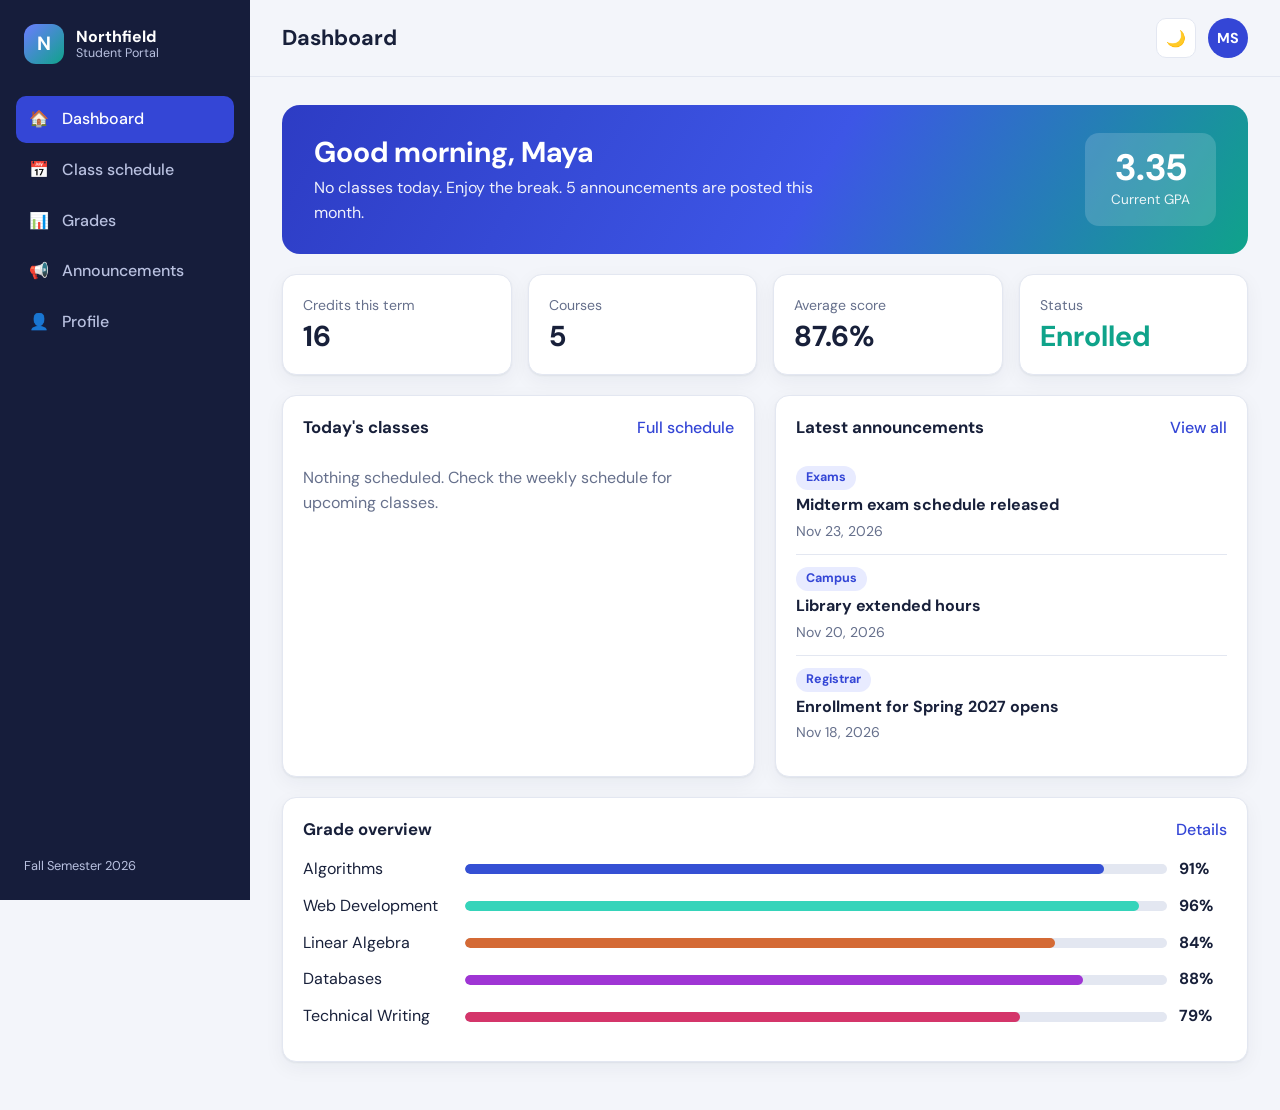
<file: index.html>
<!DOCTYPE html>
<html lang="en" data-theme="light">
<head>
<meta charset="UTF-8">
<meta name="viewport" content="width=device-width, initial-scale=1">
<title>Dashboard · Student Portal</title>
<link rel="preconnect" href="https://fonts.googleapis.com">
<link href="https://fonts.googleapis.com/css2?family=DM+Sans:wght@400;500;700&display=swap" rel="stylesheet">
<link rel="stylesheet" href="css/style.css">
</head>
<body data-page="dashboard">
<div class="layout">
  <aside id="sidebar"></aside>
  <div class="main">
    <header id="topbar"></header>
    <main id="view"></main>
  </div>
</div>
<div id="scrim"></div>
<script src="js/data.js"></script>
<script src="js/main.js"></script>
</body>
</html>
</file>
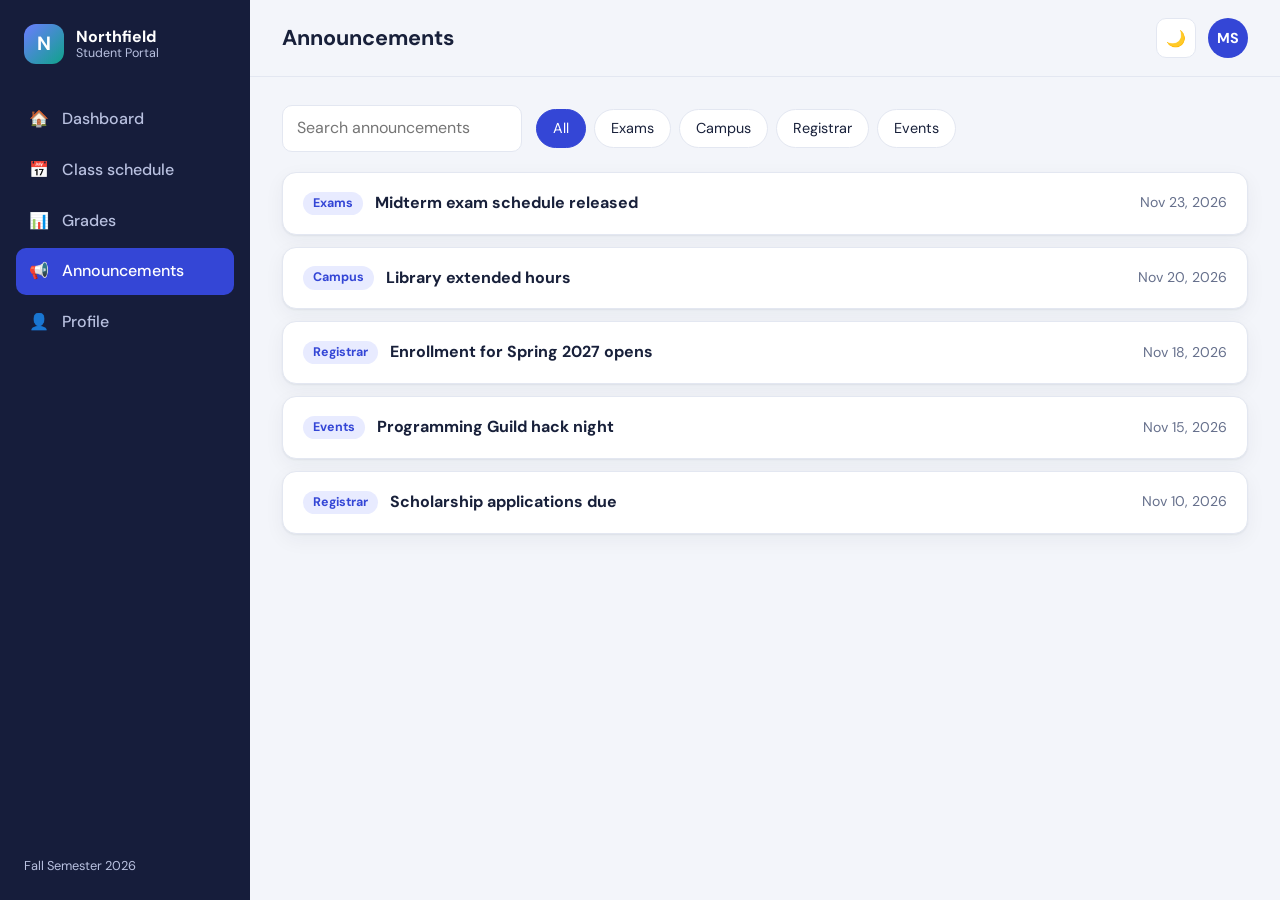
<file: announcements.html>
<!DOCTYPE html>
<html lang="en" data-theme="light">
<head>
<meta charset="UTF-8">
<meta name="viewport" content="width=device-width, initial-scale=1">
<title>Announcements · Student Portal</title>
<link rel="preconnect" href="https://fonts.googleapis.com">
<link href="https://fonts.googleapis.com/css2?family=DM+Sans:wght@400;500;700&display=swap" rel="stylesheet">
<link rel="stylesheet" href="css/style.css">
</head>
<body data-page="announcements">
<div class="layout">
  <aside id="sidebar"></aside>
  <div class="main">
    <header id="topbar"></header>
    <main id="view"></main>
  </div>
</div>
<div id="scrim"></div>
<script src="js/data.js"></script>
<script src="js/main.js"></script>
</body>
</html>
</file>
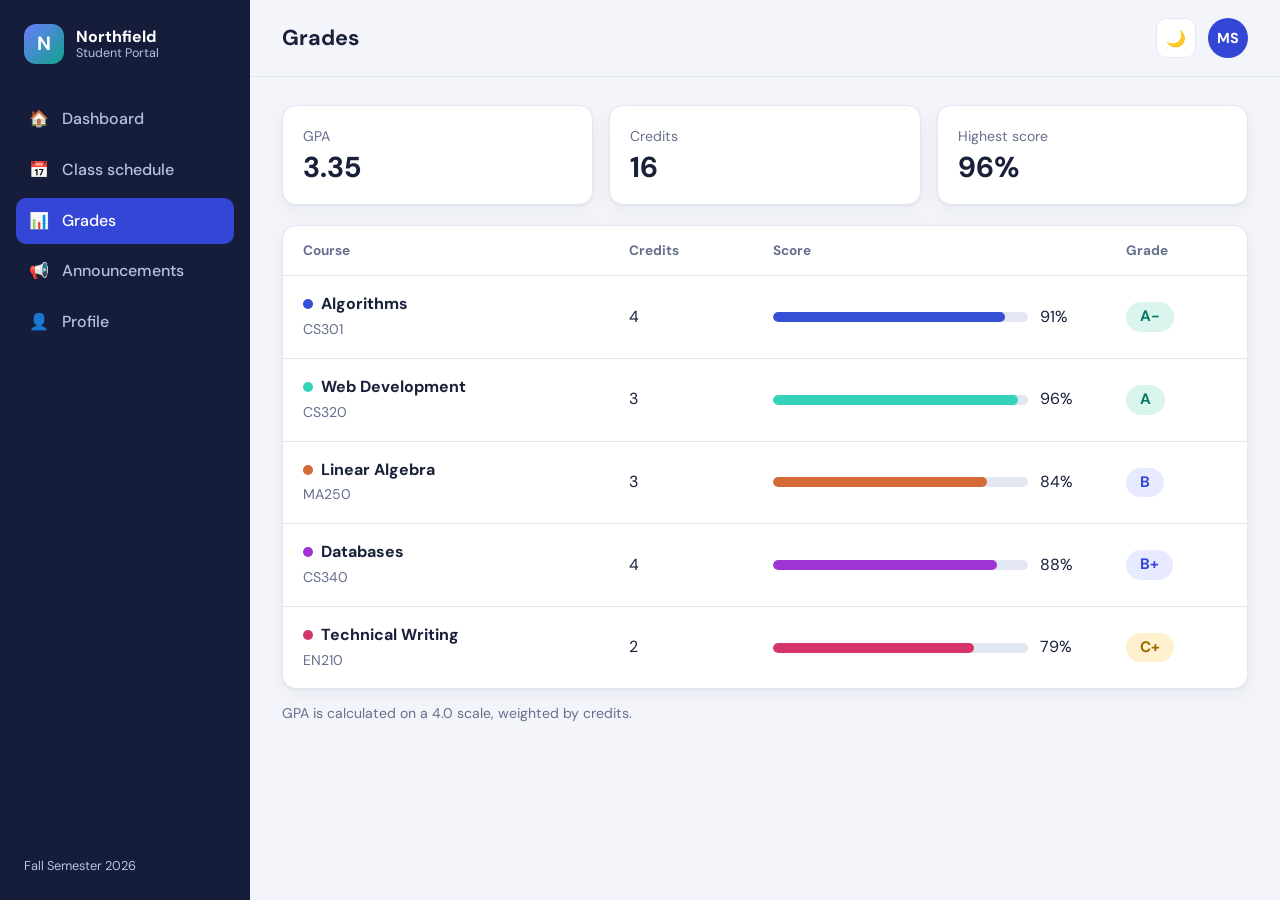
<file: grades.html>
<!DOCTYPE html>
<html lang="en" data-theme="light">
<head>
<meta charset="UTF-8">
<meta name="viewport" content="width=device-width, initial-scale=1">
<title>Grades · Student Portal</title>
<link rel="preconnect" href="https://fonts.googleapis.com">
<link href="https://fonts.googleapis.com/css2?family=DM+Sans:wght@400;500;700&display=swap" rel="stylesheet">
<link rel="stylesheet" href="css/style.css">
</head>
<body data-page="grades">
<div class="layout">
  <aside id="sidebar"></aside>
  <div class="main">
    <header id="topbar"></header>
    <main id="view"></main>
  </div>
</div>
<div id="scrim"></div>
<script src="js/data.js"></script>
<script src="js/main.js"></script>
</body>
</html>
</file>
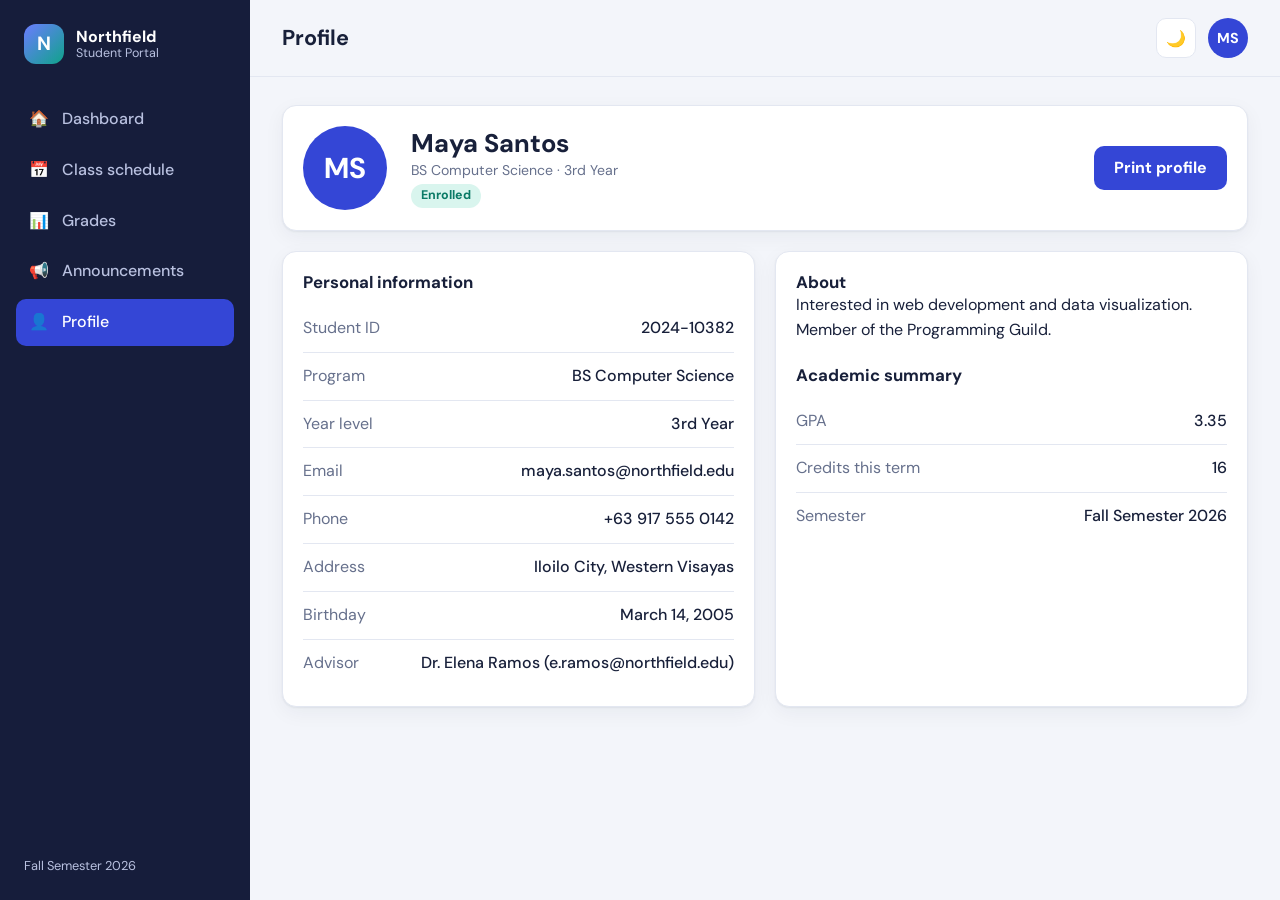
<file: profile.html>
<!DOCTYPE html>
<html lang="en" data-theme="light">
<head>
<meta charset="UTF-8">
<meta name="viewport" content="width=device-width, initial-scale=1">
<title>Student Profile · Student Portal</title>
<link rel="preconnect" href="https://fonts.googleapis.com">
<link href="https://fonts.googleapis.com/css2?family=DM+Sans:wght@400;500;700&display=swap" rel="stylesheet">
<link rel="stylesheet" href="css/style.css">
</head>
<body data-page="profile">
<div class="layout">
  <aside id="sidebar"></aside>
  <div class="main">
    <header id="topbar"></header>
    <main id="view"></main>
  </div>
</div>
<div id="scrim"></div>
<script src="js/data.js"></script>
<script src="js/main.js"></script>
</body>
</html>
</file>
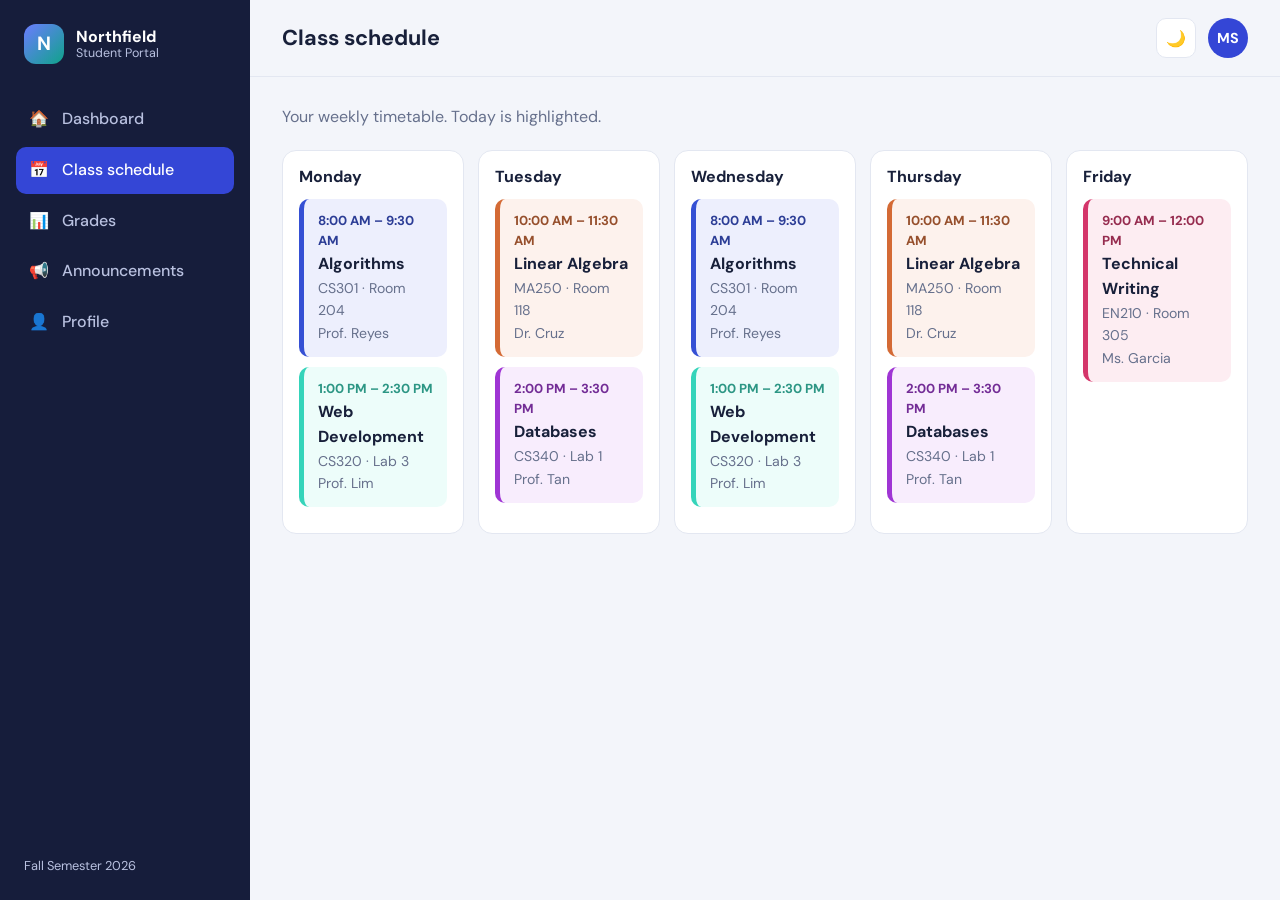
<file: schedule.html>
<!DOCTYPE html>
<html lang="en" data-theme="light">
<head>
<meta charset="UTF-8">
<meta name="viewport" content="width=device-width, initial-scale=1">
<title>Class Schedule · Student Portal</title>
<link rel="preconnect" href="https://fonts.googleapis.com">
<link href="https://fonts.googleapis.com/css2?family=DM+Sans:wght@400;500;700&display=swap" rel="stylesheet">
<link rel="stylesheet" href="css/style.css">
</head>
<body data-page="schedule">
<div class="layout">
  <aside id="sidebar"></aside>
  <div class="main">
    <header id="topbar"></header>
    <main id="view"></main>
  </div>
</div>
<div id="scrim"></div>
<script src="js/data.js"></script>
<script src="js/main.js"></script>
</body>
</html>
</file>
<file: css/style.css>
:root{
  --bg:#f3f5fa; --surface:#fff; --text:#18203a; --muted:#66708c; --line:#e3e7f1;
  --primary:#3446d6; --primary-soft:#e8ebff; --accent:#0fa38a; --warn:#e8a317;
  --side:#161d3b; --side-text:#b9c1e0; --radius:14px; --shadow:0 1px 2px rgba(24,32,58,.06),0 6px 20px rgba(24,32,58,.05);
  --h:230;
}
[data-theme="dark"]{
  --bg:#0f1426; --surface:#171e36; --text:#e8ebf7; --muted:#97a1c2; --line:#262f4d;
  --primary:#7c8cff; --primary-soft:#232c55; --side:#0b1020; --shadow:0 1px 2px rgba(0,0,0,.3);
}
*{box-sizing:border-box;margin:0}
body{font-family:"DM Sans",system-ui,-apple-system,"Segoe UI",sans-serif;background:var(--bg);color:var(--text);line-height:1.55;-webkit-font-smoothing:antialiased}
a{color:var(--primary);text-decoration:none;font-weight:500}
a:hover{text-decoration:underline}
:focus-visible{outline:3px solid var(--primary);outline-offset:2px;border-radius:6px}
.muted{color:var(--muted);font-size:.88rem}
h1,h2,h3{line-height:1.25}

/* layout */
.layout{display:flex;min-height:100vh}
#sidebar{width:250px;background:var(--side);color:var(--side-text);padding:24px 16px;display:flex;flex-direction:column;position:sticky;top:0;height:100vh;flex-shrink:0}
.brand{display:flex;align-items:center;gap:12px;color:#fff;font-weight:700;margin-bottom:32px;padding:0 8px;line-height:1.2}
.brand small{display:block;font-weight:400;font-size:.78rem;color:var(--side-text)}
.logo{width:40px;height:40px;border-radius:12px;background:linear-gradient(135deg,#6b7cff,#0fa38a);display:grid;place-items:center;font-size:1.2rem}
nav{display:flex;flex-direction:column;gap:4px}
nav a{display:flex;align-items:center;gap:12px;padding:11px 12px;border-radius:10px;color:var(--side-text);font-weight:500}
nav a i{font-style:normal;width:22px;text-align:center}
nav a:hover{background:rgba(255,255,255,.07);text-decoration:none}
nav a.active{background:var(--primary);color:#fff}
.side-foot{margin-top:auto;padding:0 8px;font-size:.8rem}
.main{flex:1;min-width:0;display:flex;flex-direction:column}
#topbar{display:flex;align-items:center;gap:12px;padding:18px 32px;position:sticky;top:0;z-index:5;background:color-mix(in srgb,var(--bg) 88%,transparent);backdrop-filter:blur(8px);border-bottom:1px solid var(--line)}
#topbar h1{font-size:1.35rem;margin-right:auto}
#view{padding:28px 32px 48px;max-width:1180px;width:100%}
.icon-btn{border:1px solid var(--line);background:var(--surface);color:var(--text);width:40px;height:40px;border-radius:10px;cursor:pointer;font-size:1rem}
.menu{display:none}
.avatar{width:40px;height:40px;border-radius:50%;background:var(--primary);color:#fff;display:grid;place-items:center;font-weight:700;font-size:.9rem}
.avatar:hover{text-decoration:none}
.avatar.big{width:84px;height:84px;font-size:1.8rem}

/* cards */
.card{background:var(--surface);border:1px solid var(--line);border-radius:var(--radius);padding:20px;box-shadow:var(--shadow)}
.card-head{display:flex;justify-content:space-between;align-items:baseline;margin-bottom:14px}
.card h3{font-size:1.05rem}
.grid-2{display:grid;grid-template-columns:1fr 1fr;gap:20px;margin-bottom:20px}
.stats{display:grid;grid-template-columns:repeat(auto-fit,minmax(170px,1fr));gap:16px;margin-bottom:20px}
.stat{display:flex;flex-direction:column;gap:2px}
.stat b{font-size:1.8rem;line-height:1.2}
.ok{color:var(--accent)}
.lead{margin-bottom:20px;color:var(--muted)}
.empty{color:var(--muted);padding:12px 0}
.note{margin-top:14px}
.gap{margin-top:22px}

/* hero (dashboard) */
.hero{display:flex;justify-content:space-between;align-items:center;gap:20px;padding:28px 32px;border-radius:18px;margin-bottom:20px;color:#fff;background:linear-gradient(120deg,#2d3cc4,#3d56e6 55%,#0fa38a)}
.hero h2{font-size:1.8rem;margin-bottom:6px}
.hero p{opacity:.92;max-width:46ch}
.hero-gpa{background:rgba(255,255,255,.16);border-radius:14px;padding:14px 26px;text-align:center;flex-shrink:0}
.hero-gpa b{display:block;font-size:2.3rem;line-height:1.1}
.hero-gpa span{font-size:.85rem;opacity:.9}

/* class cards */
.class-card{display:flex;flex-direction:column;gap:1px;padding:12px 14px;margin-bottom:10px;border-radius:10px;background:hsl(var(--h) 80% 96%);border-left:5px solid hsl(var(--h) 65% 52%);position:relative}
[data-theme="dark"] .class-card{background:hsl(var(--h) 35% 22%)}
.cc-time{font-size:.82rem;font-weight:700;color:hsl(var(--h) 55% 38%)}
[data-theme="dark"] .cc-time{color:hsl(var(--h) 80% 78%)}
.class-card .badge{position:absolute;top:12px;right:12px}
.week{display:grid;grid-template-columns:repeat(5,1fr);gap:14px}
.day{background:var(--surface);border:1px solid var(--line);border-radius:var(--radius);padding:16px;min-height:200px}
.day h3{font-size:1rem;margin-bottom:12px;display:flex;justify-content:space-between;align-items:center}
.day.today{border-color:var(--primary);box-shadow:0 0 0 2px var(--primary-soft)}

/* badges */
.badge{display:inline-block;padding:2px 10px;border-radius:99px;font-size:.78rem;font-weight:700;background:var(--primary-soft);color:var(--primary);white-space:nowrap}
.badge.live{background:#d9f5ee;color:#0a7a66}
[data-theme="dark"] .badge.live{background:#0e3b34;color:#5fe0c4}
.grade{font-size:.95rem;padding:3px 14px}
.g-A{background:#d9f5ee;color:#0a7a66}.g-B{background:#e8ebff;color:#3446d6}.g-C{background:#fff0cf;color:#9a6a00}.g-D,.g-F{background:#ffe0e0;color:#b32020}

/* bars */
.bar-row{display:grid;grid-template-columns:150px 1fr 48px;align-items:center;gap:12px;margin-bottom:12px}
.bar-row.inline{grid-template-columns:1fr 46px;margin:0;min-width:180px}
.bar{height:10px;background:var(--line);border-radius:99px;overflow:hidden}
.bar i{display:block;height:100%;border-radius:99px;background:hsl(var(--h) 65% 52%)}

/* table */
.table-wrap{padding:0;overflow-x:auto}
table{width:100%;border-collapse:collapse;min-width:520px}
th{text-align:left;padding:14px 20px;font-size:.85rem;color:var(--muted);border-bottom:1px solid var(--line)}
td{padding:16px 20px;border-bottom:1px solid var(--line)}
tr:last-child td{border-bottom:0}
.dot{display:inline-block;width:10px;height:10px;border-radius:50%;background:hsl(var(--h) 65% 52%);margin-right:8px}

/* announcements */
.filters{display:flex;flex-wrap:wrap;gap:14px;margin-bottom:20px;align-items:center}
input[type=search]{padding:10px 14px;border:1px solid var(--line);border-radius:10px;background:var(--surface);color:var(--text);font:inherit;min-width:240px}
.chips{display:flex;gap:8px;flex-wrap:wrap}
.chip{border:1px solid var(--line);background:var(--surface);color:var(--text);padding:7px 16px;border-radius:99px;cursor:pointer;font:inherit;font-size:.9rem}
.chip.on{background:var(--primary);border-color:var(--primary);color:#fff}
.ann{margin-bottom:12px;padding:0}
.ann summary{display:flex;align-items:center;gap:12px;padding:18px 20px;cursor:pointer;list-style:none;flex-wrap:wrap}
.ann summary::-webkit-details-marker{display:none}
.ann summary strong{flex:1;min-width:200px}
.ann p{padding:0 20px 20px;max-width:70ch}
.ann[open] summary{border-bottom:1px solid var(--line);margin-bottom:16px}
.mini{display:flex;flex-direction:column;gap:3px;align-items:flex-start;padding:12px 0;border-bottom:1px solid var(--line)}
.mini:last-child{border:0}

/* profile */
.profile-head{display:flex;align-items:center;gap:24px;margin-bottom:20px;flex-wrap:wrap}
.profile-head>div:nth-child(2){flex:1}
.profile-head h2{font-size:1.6rem}
.btn{background:var(--primary);color:#fff;border:0;padding:10px 20px;border-radius:10px;font:inherit;font-weight:700;cursor:pointer}
.btn:hover{filter:brightness(1.1)}
dl{margin-top:12px}
dl>div{display:flex;justify-content:space-between;gap:16px;padding:11px 0;border-bottom:1px solid var(--line)}
dl>div:last-child{border:0}
dt{color:var(--muted)}
dd{font-weight:500;text-align:right}

/* responsive */
#scrim{display:none}
@media (max-width:1100px){.week{grid-template-columns:repeat(2,1fr)}}
@media (max-width:860px){
  #sidebar{position:fixed;left:0;top:0;z-index:20;transform:translateX(-100%);transition:transform .25s}
  .nav-open #sidebar{transform:none}
  .nav-open #scrim{display:block;position:fixed;inset:0;background:rgba(0,0,0,.45);z-index:15}
  .menu{display:block}
  #topbar,#view{padding-left:18px;padding-right:18px}
  .grid-2{grid-template-columns:1fr}
  .hero{flex-direction:column;align-items:flex-start;padding:22px}
  .bar-row{grid-template-columns:100px 1fr 44px}
}
@media (max-width:560px){.week{grid-template-columns:1fr}}
@media (prefers-reduced-motion:reduce){*{transition:none!important}}
@media print{#sidebar,#topbar,.btn{display:none}#view{padding:0}}
</file>
